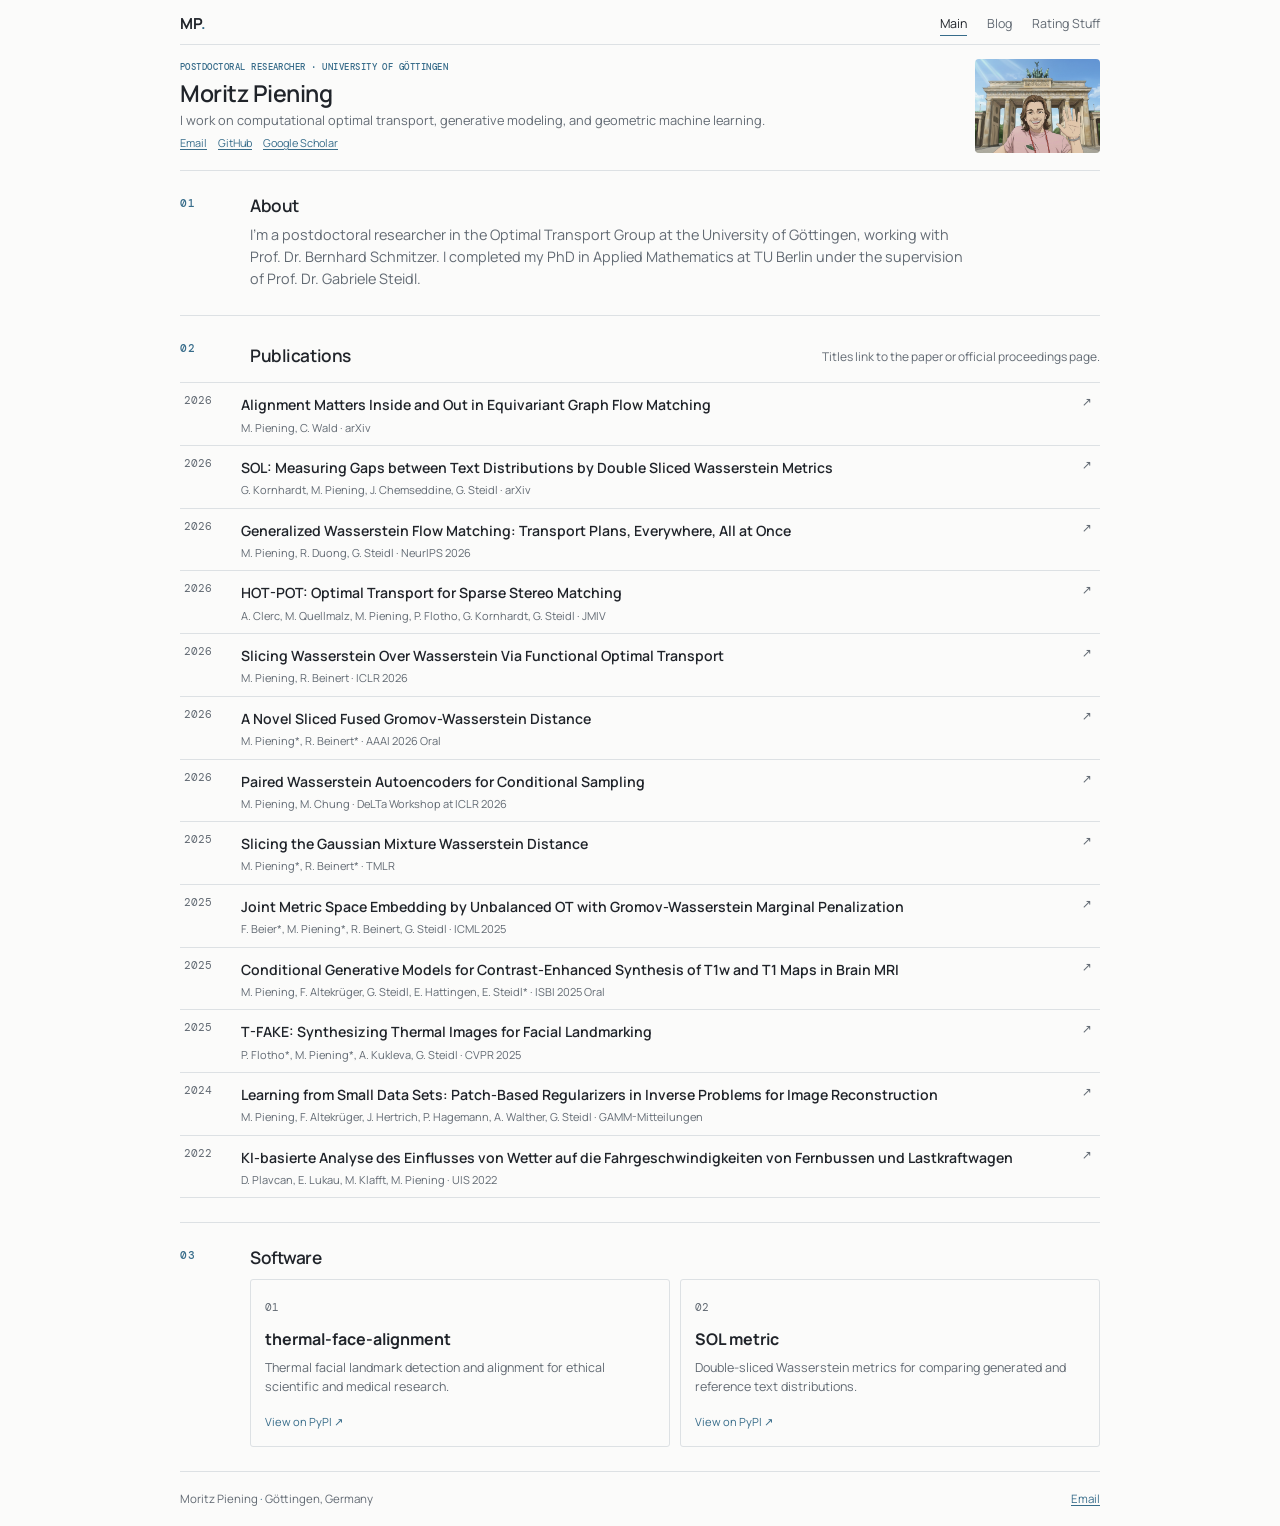
<file: index.html>
<!doctype html>
<html lang="en">
  <head>
    <meta charset="utf-8" />
    <meta name="viewport" content="width=device-width, initial-scale=1" />
    <meta name="description" content="Moritz Piening — research in computational optimal transport, generative modeling, and geometric machine learning." />
    <title>Moritz Piening</title>
    <link rel="preconnect" href="https://fonts.googleapis.com" />
    <link rel="preconnect" href="https://fonts.gstatic.com" crossorigin />
    <link href="https://fonts.googleapis.com/css2?family=DM+Mono:wght@400;500&amp;family=Manrope:wght@400;500;600;700&amp;display=swap" rel="stylesheet" />
    <link rel="stylesheet" href="styles.css" />
  </head>
  <body>
    <header class="site-header">
      <a class="wordmark" href="index.html" aria-label="Moritz Piening, home">MP<span>.</span></a>
      <nav class="tabs" aria-label="Primary navigation">
        <a href="index.html" aria-current="page">Main</a>
        <a href="blog.html">Blog</a>
        <a href="ratings.html">Rating Stuff</a>
      </nav>
    </header>

    <main>
      <section class="hero shell">
        <div class="hero-copy">
          <p class="eyebrow">Postdoctoral researcher · University of Göttingen</p>
          <h1>Moritz Piening</h1>
          <p class="intro">I work on computational optimal transport, generative modeling, and geometric machine learning.</p>
          <div class="contact-row" aria-label="Contact and profiles">
            <a href="mailto:moritz.piening@uni-goettingen.de">Email</a>
            <a href="https://github.com/MoePien">GitHub</a>
            <a href="https://scholar.google.de/citations?user=2TTrhm0AAAAJ&amp;hl=de&amp;oi=ao">Google Scholar</a>
          </div>
        </div>
        <figure class="portrait-wrap">
          <img src="anime_mo.jpg" alt="Illustration of Moritz Piening waving in front of the Brandenburg Gate" />
        </figure>
      </section>

      <section class="about shell section-grid" aria-labelledby="about-title">
        <p class="section-number">01</p>
        <div>
          <h2 id="about-title">About</h2>
          <p class="body-large">I’m a postdoctoral researcher in the Optimal Transport Group at the University of Göttingen, working with Prof. Dr. Bernhard Schmitzer. I completed my PhD in Applied Mathematics at TU Berlin under the supervision of Prof. Dr. Gabriele Steidl.</p>
        </div>
      </section>

      <section class="publications shell" aria-labelledby="publications-title">
        <div class="section-heading">
          <p class="section-number">02</p>
          <h2 id="publications-title">Publications</h2>
          <p>Titles link to the paper or official proceedings page.</p>
        </div>
        <ol class="paper-list">
          <li class="paper"><span class="paper-year">2026</span><div><a href="https://arxiv.org/abs/2608.26961">Alignment Matters Inside and Out in Equivariant Graph Flow Matching</a><p>M. Piening, C. Wald · arXiv</p></div><span class="paper-arrow" aria-hidden="true">↗</span></li>
          <li class="paper"><span class="paper-year">2026</span><div><a href="https://arxiv.org/abs/2610.06513">SOL: Measuring Gaps between Text Distributions by Double Sliced Wasserstein Metrics</a><p>G. Kornhardt, M. Piening, J. Chemseddine, G. Steidl · arXiv</p></div><span class="paper-arrow" aria-hidden="true">↗</span></li>
          <li class="paper featured-paper"><span class="paper-year">2026</span><div><a href="https://arxiv.org/abs/2605.08424">Generalized Wasserstein Flow Matching: Transport Plans, Everywhere, All at Once</a><p>M. Piening, R. Duong, G. Steidl · NeurIPS 2026</p></div><span class="paper-arrow" aria-hidden="true">↗</span></li>
          <li class="paper"><span class="paper-year">2026</span><div><a href="https://arxiv.org/abs/2601.12423">HOT-POT: Optimal Transport for Sparse Stereo Matching</a><p>A. Clerc, M. Quellmalz, M. Piening, P. Flotho, G. Kornhardt, G. Steidl · JMIV</p></div><span class="paper-arrow" aria-hidden="true">↗</span></li>
          <li class="paper"><span class="paper-year">2026</span><div><a href="https://arxiv.org/abs/2509.22138">Slicing Wasserstein Over Wasserstein Via Functional Optimal Transport</a><p>M. Piening, R. Beinert · ICLR 2026</p></div><span class="paper-arrow" aria-hidden="true">↗</span></li>
          <li class="paper"><span class="paper-year">2026</span><div><a href="https://ojs.aaai.org/index.php/AAAI/article/view/39669">A Novel Sliced Fused Gromov-Wasserstein Distance</a><p>M. Piening*, R. Beinert* · AAAI 2026 Oral</p></div><span class="paper-arrow" aria-hidden="true">↗</span></li>
          <li class="paper"><span class="paper-year">2026</span><div><a href="https://openreview.net/forum?id=SeLMAGNRcF">Paired Wasserstein Autoencoders for Conditional Sampling</a><p>M. Piening, M. Chung · DeLTa Workshop at ICLR 2026</p></div><span class="paper-arrow" aria-hidden="true">↗</span></li>
          <li class="paper"><span class="paper-year">2025</span><div><a href="https://openreview.net/forum?id=yPBtJ4JPwi">Slicing the Gaussian Mixture Wasserstein Distance</a><p>M. Piening*, R. Beinert* · TMLR</p></div><span class="paper-arrow" aria-hidden="true">↗</span></li>
          <li class="paper"><span class="paper-year">2025</span><div><a href="https://proceedings.mlr.press/v267/beier25a.html">Joint Metric Space Embedding by Unbalanced OT with Gromov-Wasserstein Marginal Penalization</a><p>F. Beier*, M. Piening*, R. Beinert, G. Steidl · ICML 2025</p></div><span class="paper-arrow" aria-hidden="true">↗</span></li>
          <li class="paper"><span class="paper-year">2025</span><div><a href="https://arxiv.org/abs/2410.08894">Conditional Generative Models for Contrast-Enhanced Synthesis of T1w and T1 Maps in Brain MRI</a><p>M. Piening, F. Altekrüger, G. Steidl, E. Hattingen, E. Steidl* · ISBI 2025 Oral</p></div><span class="paper-arrow" aria-hidden="true">↗</span></li>
          <li class="paper"><span class="paper-year">2025</span><div><a href="https://openaccess.thecvf.com/content/CVPR2025/html/Flotho_T-FAKE_Synthesizing_Thermal_Images_for_Facial_Landmarking_CVPR_2025_paper.html">T-FAKE: Synthesizing Thermal Images for Facial Landmarking</a><p>P. Flotho*, M. Piening*, A. Kukleva, G. Steidl · CVPR 2025</p></div><span class="paper-arrow" aria-hidden="true">↗</span></li>
          <li class="paper"><span class="paper-year">2024</span><div><a href="https://doi.org/10.1002/gamm.202470002">Learning from Small Data Sets: Patch-Based Regularizers in Inverse Problems for Image Reconstruction</a><p>M. Piening, F. Altekrüger, J. Hertrich, P. Hagemann, A. Walther, G. Steidl · GAMM-Mitteilungen</p></div><span class="paper-arrow" aria-hidden="true">↗</span></li>
          <li class="paper"><span class="paper-year">2022</span><div><a href="https://doi.org/10.1007/978-3-658-39796-8_3">KI-basierte Analyse des Einflusses von Wetter auf die Fahrgeschwindigkeiten von Fernbussen und Lastkraftwagen</a><p>D. Plavcan, E. Lukau, M. Klafft, M. Piening · UIS 2022</p></div><span class="paper-arrow" aria-hidden="true">↗</span></li>
        </ol>
      </section>

      <section class="software shell section-grid" aria-labelledby="software-title">
        <p class="section-number">03</p>
        <div>
          <h2 id="software-title">Software</h2>
          <div class="software-grid">
            <a class="software-card" href="https://pypi.org/project/thermal-face-alignment/"><span class="software-index">01</span><h3>thermal-face-alignment</h3><p>Thermal facial landmark detection and alignment for ethical scientific and medical research.</p><span>View on PyPI ↗</span></a>
            <a class="software-card" href="https://pypi.org/project/sol-metric/"><span class="software-index">02</span><h3>SOL metric</h3><p>Double-sliced Wasserstein metrics for comparing generated and reference text distributions.</p><span>View on PyPI ↗</span></a>
          </div>
        </div>
      </section>
    </main>

    <footer class="site-footer shell"><p>Moritz Piening <span>·</span> Göttingen, Germany</p><a href="mailto:moritz.piening@uni-goettingen.de">Email</a></footer>
  </body>
</html>
</file>
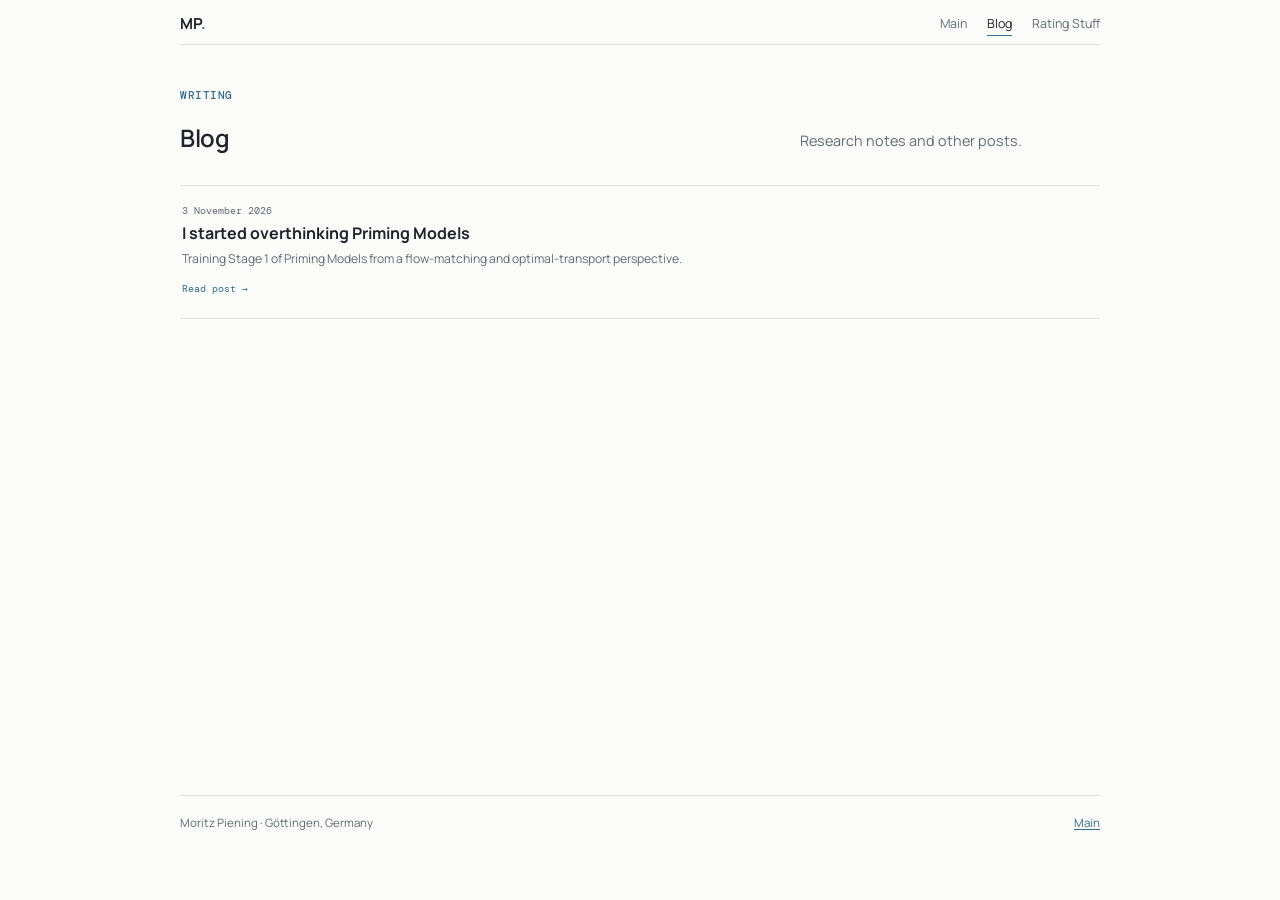
<file: blog.html>
<!doctype html>
<html lang="en">
  <head>
    <meta charset="utf-8" />
    <meta name="viewport" content="width=device-width, initial-scale=1" />
    <meta name="description" content="Notes and writing by Moritz Piening." />
    <title>Blog · Moritz Piening</title>
    <link rel="preconnect" href="https://fonts.googleapis.com" />
    <link rel="preconnect" href="https://fonts.gstatic.com" crossorigin />
    <link href="https://fonts.googleapis.com/css2?family=DM+Mono:wght@400;500&amp;family=Manrope:wght@400;500;600;700&amp;display=swap" rel="stylesheet" />
    <link rel="stylesheet" href="styles.css" />
  </head>
  <body>
    <header class="site-header">
      <a class="wordmark" href="index.html" aria-label="Moritz Piening, home">MP<span>.</span></a>
      <nav class="tabs" aria-label="Primary navigation"><a href="index.html">Main</a><a href="blog.html" aria-current="page">Blog</a><a href="ratings.html">Rating Stuff</a></nav>
    </header>
    <main class="subpage shell">
      <section class="page-intro">
        <p class="eyebrow">Writing</p>
        <h1>Blog</h1>
        <p>Research notes and other posts.</p>
      </section>
      <section class="blog-list" aria-label="Posts">
        <a class="blog-entry" href="blog/better-priming/">
          <p class="blog-entry-meta">3 November 2026</p>
          <h2>I started overthinking Priming Models</h2>
          <p>Training Stage 1 of Priming Models from a flow-matching and optimal-transport perspective.</p>
          <span class="blog-entry-link">Read post →</span>
        </a>
      </section>
    </main>
    <footer class="site-footer shell compact-footer"><p>Moritz Piening <span>·</span> Göttingen, Germany</p><a href="index.html">Main</a></footer>
  </body>
</html>
</file>
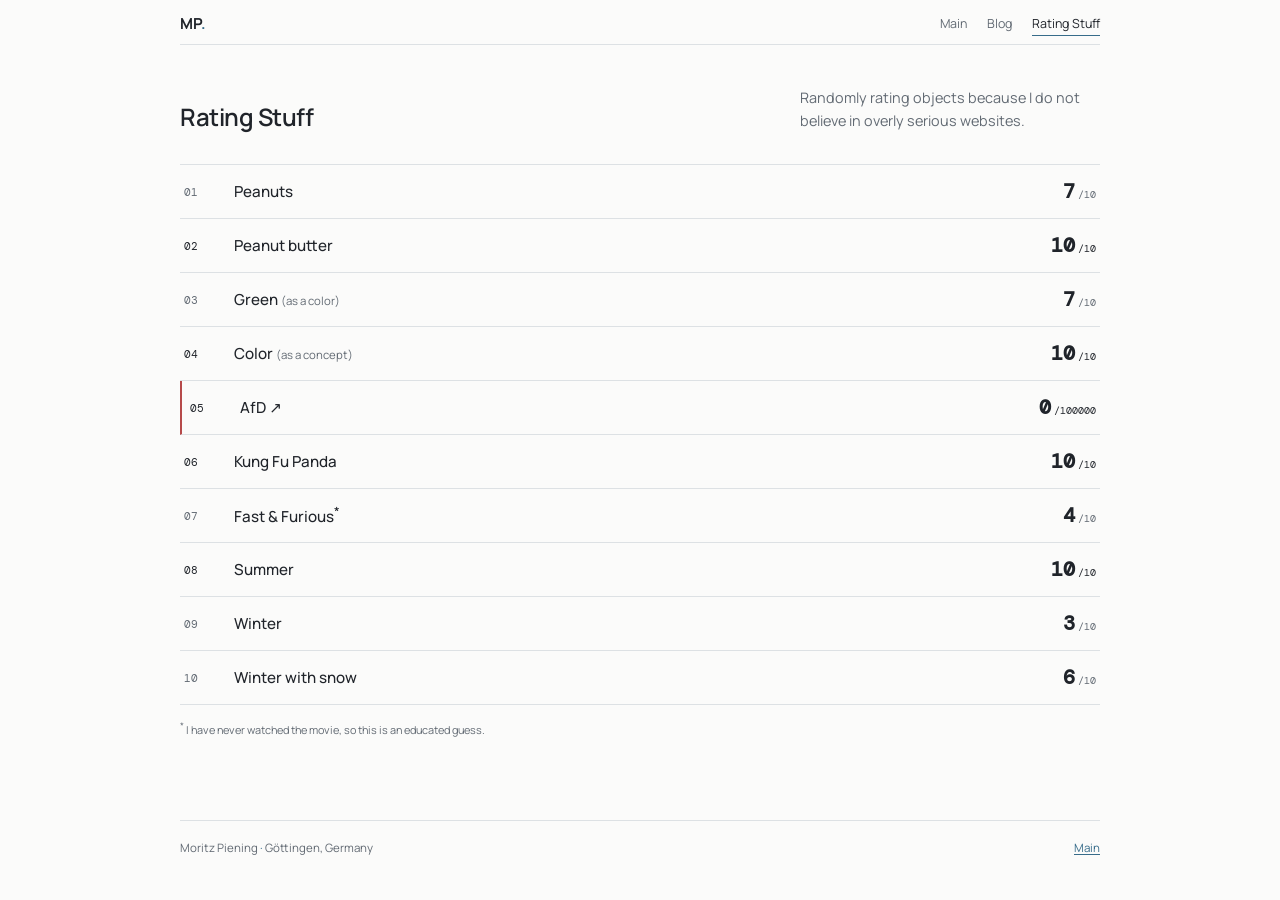
<file: ratings.html>
<!doctype html>
<html lang="en">
  <head>
    <meta charset="utf-8" />
    <meta name="viewport" content="width=device-width, initial-scale=1" />
    <meta name="description" content="Moritz Piening rates things with unnecessary confidence." />
    <title>Rating Stuff · Moritz Piening</title>
    <link rel="preconnect" href="https://fonts.googleapis.com" />
    <link rel="preconnect" href="https://fonts.gstatic.com" crossorigin />
    <link href="https://fonts.googleapis.com/css2?family=DM+Mono:wght@400;500&amp;family=Manrope:wght@400;500;600;700&amp;display=swap" rel="stylesheet" />
    <link rel="stylesheet" href="styles.css" />
  </head>
  <body>
    <header class="site-header">
      <a class="wordmark" href="index.html" aria-label="Moritz Piening, home">MP<span>.</span></a>
      <nav class="tabs" aria-label="Primary navigation"><a href="index.html">Main</a><a href="blog.html">Blog</a><a href="ratings.html" aria-current="page">Rating Stuff</a></nav>
    </header>
    <main class="subpage shell">
      <section class="page-intro ratings-intro">
        <h1>Rating Stuff</h1>
        <p>Randomly rating objects because I do not believe in overly serious websites.</p>
      </section>
      <section class="ratings-list" aria-label="Ratings">
        <article class="rating-row"><span class="rating-number">01</span><h2>Peanuts</h2><div class="rating-score"><strong>7</strong><span>/10</span></div></article>
        <article class="rating-row top-rated"><span class="rating-number">02</span><h2>Peanut butter</h2><div class="rating-score"><strong>10</strong><span>/10</span></div></article>
        <article class="rating-row"><span class="rating-number">03</span><h2>Green <small>(as a color)</small></h2><div class="rating-score"><strong>7</strong><span>/10</span></div></article>
        <article class="rating-row top-rated"><span class="rating-number">04</span><h2>Color <small>(as a concept)</small></h2><div class="rating-score"><strong>10</strong><span>/10</span></div></article>
        <article class="rating-row critical-rating"><span class="rating-number">05</span><h2><a href="https://afd-verbot.de/">AfD ↗</a></h2><div class="rating-score"><strong>0</strong><span>/100000</span></div></article>
        <article class="rating-row top-rated"><span class="rating-number">06</span><h2>Kung Fu Panda</h2><div class="rating-score"><strong>10</strong><span>/10</span></div></article>
        <article class="rating-row"><span class="rating-number">07</span><h2>Fast &amp; Furious<sup>*</sup></h2><div class="rating-score"><strong>4</strong><span>/10</span></div></article>
        <article class="rating-row top-rated"><span class="rating-number">08</span><h2>Summer</h2><div class="rating-score"><strong>10</strong><span>/10</span></div></article>
        <article class="rating-row"><span class="rating-number">09</span><h2>Winter</h2><div class="rating-score"><strong>3</strong><span>/10</span></div></article>
        <article class="rating-row"><span class="rating-number">10</span><h2>Winter with snow</h2><div class="rating-score"><strong>6</strong><span>/10</span></div></article>
      </section>
      <p class="rating-footnote"><sup>*</sup> I have never watched the movie, so this is an educated guess.</p>
    </main>
    <footer class="site-footer shell"><p>Moritz Piening <span>·</span> Göttingen, Germany</p><a href="index.html">Main</a></footer>
  </body>
</html>
</file>
<file: styles.css>
:root {
  --text: #20242a;
  --muted: #626a73;
  --accent: #376c8a;
  --background: #fbfbfa;
  --line: #dde1e4;
  --width: min(920px, calc(100% - 36px));
}

* { box-sizing: border-box; }
html { scroll-behavior: smooth; }
body {
  margin: 0;
  color: var(--text);
  background: var(--background);
  font-family: "Manrope", system-ui, sans-serif;
  font-size: 15px;
  line-height: 1.55;
}
a { color: var(--accent); text-underline-offset: 2px; }
a:hover { color: #244f68; }
a:focus-visible { outline: 2px solid var(--accent); outline-offset: 3px; }
.shell { width: var(--width); margin-inline: auto; }

.site-header {
  display: flex;
  align-items: center;
  justify-content: space-between;
  width: var(--width);
  margin: 0 auto;
  padding: 12px 0 8px;
  border-bottom: 1px solid var(--line);
}
.wordmark { color: var(--text); font-size: .95rem; font-weight: 700; text-decoration: none; }
.wordmark span { color: var(--accent); }
.tabs { display: flex; gap: 20px; }
.tabs a { padding: 2px 0; color: var(--muted); font-size: .78rem; text-decoration: none; }
.tabs a:hover, .tabs a[aria-current="page"] { color: var(--text); border-bottom: 1px solid var(--accent); }

.hero {
  display: grid;
  grid-template-columns: 1fr 125px;
  gap: 18px;
  align-items: center;
  padding: 14px 0 17px;
}
.eyebrow, .section-number {
  margin: 0 0 10px;
  color: var(--accent);
  font-family: "DM Mono", monospace;
  font-size: .67rem;
  font-weight: 500;
  text-transform: uppercase;
  letter-spacing: .05em;
}
.hero h1, .page-intro h1 {
  margin: 0;
  font-size: 1.45rem;
  font-weight: 600;
  line-height: 1.2;
  letter-spacing: -.02em;
}
.hero .eyebrow { margin-bottom: 5px; font-size: .59rem; }
.hero h1 { font-size: 1.45rem; }
.intro { max-width: 600px; margin: 4px 0 6px; color: var(--muted); font-size: .8rem; line-height: 1.35; }
.contact-row { display: flex; flex-wrap: wrap; gap: 11px; }
.contact-row a { font-size: .68rem; }
.portrait-wrap { width: 125px; margin: 0; }
.portrait-wrap img { display: block; width: 100%; aspect-ratio: 4 / 3; border-radius: 4px; object-fit: cover; }

.section-grid {
  display: grid;
  grid-template-columns: 52px 1fr;
  gap: 18px;
  padding: 24px 0;
  border-top: 1px solid var(--line);
}
.section-grid h2, .section-heading h2, .empty-state h2 {
  margin: 0;
  font-size: 1.08rem;
  font-weight: 600;
  line-height: 1.25;
  letter-spacing: -.025em;
}
.body-large { max-width: 720px; margin: 7px 0 0; color: var(--muted); font-size: .9rem; }

.publications { padding: 24px 0; border-top: 1px solid var(--line); }
.section-heading {
  display: grid;
  grid-template-columns: 52px 1fr auto;
  gap: 18px;
  align-items: end;
  margin-bottom: 16px;
}
.section-heading .section-number { align-self: start; }
.section-heading > p:last-child { margin: 0; color: var(--muted); font-size: .75rem; }
.paper-list { margin: 0; padding: 0; border-top: 1px solid var(--line); list-style: none; }
.paper {
  display: grid;
  grid-template-columns: 45px 1fr 14px;
  gap: 12px;
  padding: 10px 4px;
  border-bottom: 1px solid var(--line);
}
.paper:hover { background: #f5f6f6; }
.paper-year, .software-index, .rating-number { color: var(--muted); font: .67rem "DM Mono", monospace; }
.paper a { color: var(--text); font-size: .88rem; font-weight: 600; line-height: 1.35; text-decoration: none; }
.paper a:hover { color: var(--accent); text-decoration: underline; }
.paper p { margin: 3px 0 0; color: var(--muted); font-size: .69rem; line-height: 1.4; }
.paper-arrow { color: var(--muted); font-size: .75rem; }
.featured-paper { color: inherit; background: transparent; }
.featured-paper .paper-year, .featured-paper p { color: var(--muted); }

.software-grid { display: grid; grid-template-columns: 1fr 1fr; gap: 10px; margin-top: 10px; }
.software-card { display: block; padding: 14px; border: 1px solid var(--line); border-radius: 3px; color: var(--text); text-decoration: none; }
.software-card:hover { border-color: #b9c1c6; background: #f7f8f8; }
.software-card h3 { margin: 10px 0 6px; font-size: 1rem; }
.software-card p { margin: 0 0 12px; color: var(--muted); font-size: .78rem; }
.software-card > span:last-child { color: var(--accent); font-size: .7rem; }

.site-footer {
  display: flex;
  justify-content: space-between;
  padding: 18px 0;
  border-top: 1px solid var(--line);
  color: var(--muted);
  font-size: .72rem;
}
.site-footer p { margin: 0; }
.site-footer span { color: var(--accent); }

.subpage { min-height: calc(100vh - 125px); padding: 42px 0 60px; }
.page-intro {
  display: grid;
  grid-template-columns: 1fr 300px;
  gap: 30px;
  align-items: end;
  padding-bottom: 32px;
}
.page-intro .eyebrow { grid-column: 1 / -1; margin-bottom: -10px; }
.page-intro h1 { font-size: 1.5rem; }
.page-intro > p:last-child { margin: 0; color: var(--muted); font-size: .9rem; }
.empty-state { padding: 28px; border: 1px solid var(--line); }
.empty-state h2 { font-size: 1rem; font-weight: 500; }
.blog-list { border-top: 1px solid var(--line); }
.blog-entry { display: block; padding: 18px 2px 20px; border-bottom: 1px solid var(--line); color: inherit; text-decoration: none; }
.blog-entry:hover h2 { color: var(--accent); }
.blog-entry-meta { margin: 0 0 6px; color: var(--muted); font: .62rem "DM Mono", monospace; }
.blog-entry h2 { margin: 0; font-size: 1rem; line-height: 1.35; transition: color .15s ease; }
.blog-entry > p:not(.blog-entry-meta) { max-width: 610px; margin: 6px 0; color: var(--muted); font-size: .76rem; }
.blog-entry-link { color: var(--accent); font: .62rem "DM Mono", monospace; }
.compact-footer { margin-top: -25px; }

.ratings-list { border-top: 1px solid var(--line); }
.rating-row {
  display: grid;
  grid-template-columns: 38px 1fr auto;
  gap: 12px;
  align-items: center;
  min-height: 54px;
  padding: 8px 4px;
  border-bottom: 1px solid var(--line);
}
.rating-row h2 { margin: 0; font-size: .95rem; font-weight: 500; }
.rating-row h2 small { color: var(--muted); font-size: .75em; font-weight: 400; }
.rating-row h2 a { color: inherit; text-decoration: none; }
.rating-score { display: flex; align-items: baseline; min-width: 78px; justify-content: flex-end; color: var(--muted); font-family: "DM Mono", monospace; }
.rating-score strong { color: var(--text); font-size: 1.25rem; font-weight: 600; }
.rating-score span { margin-left: 3px; font-size: .65rem; }
.top-rated, .critical-rating { color: inherit; background: transparent; }
.top-rated .rating-number, .top-rated .rating-score, .top-rated .rating-score strong,
.critical-rating .rating-number, .critical-rating .rating-score, .critical-rating .rating-score strong { color: inherit; }
.critical-rating { border-left: 2px solid #b64a4a; padding-left: 8px; }
.rating-footnote { margin: 14px 0 0; color: var(--muted); font-size: .68rem; }

/* Blog posts */
.post-shell { max-width: 820px; padding: 32px 0 56px; }
.post-header { max-width: 720px; padding-bottom: 22px; border-bottom: 1px solid var(--line); }
.post-topline { margin: 0 0 8px; color: var(--accent); font: .64rem "DM Mono", monospace; text-transform: uppercase; letter-spacing: .04em; }
.post-header h1 { max-width: 700px; margin: 0; font-size: clamp(1.65rem, 4vw, 2.35rem); line-height: 1.15; letter-spacing: -.035em; }
.post-deck { max-width: 650px; margin: 10px 0 0; color: var(--muted); font-size: .94rem; }
.post-meta { margin: 13px 0 0; color: var(--muted); font: .65rem "DM Mono", monospace; }
.draft-badge { display: inline-block; margin-right: 8px; padding: 2px 6px; border: 1px solid #c6a94c; border-radius: 2px; color: #705d19; background: #fffbea; text-transform: uppercase; }
.post-body { color: #30353a; font-size: .91rem; line-height: 1.68; }
.post-body > :first-child { margin-top: 0; }
.post-body h2 { margin: 34px 0 10px; padding-top: 6px; border-top: 1px solid var(--line); color: var(--text); font-size: 1.25rem; line-height: 1.3; }
.post-body h3 { margin: 25px 0 8px; color: var(--text); font-size: 1rem; }
.post-body p { margin: 10px 0; }
.post-body ul, .post-body ol { padding-left: 22px; }
.post-body li { margin: 5px 0; }
.post-body blockquote { margin: 15px 0; padding: 9px 13px; border-left: 3px solid #aebdc6; color: var(--muted); background: #f6f8f9; }
.post-body blockquote p { margin: 0; }
.post-body .post-disclaimer { margin: 22px 0 0; padding: 11px 13px; border: 1px solid var(--line); border-left: 3px solid #aebdc6; border-radius: 3px; color: var(--muted); background: #f6f8f9; font-size: .72rem; line-height: 1.55; }
.post-body .post-disclaimer strong { color: var(--text); }
.post-body table { display: block; width: 100%; margin: 14px 0 21px; overflow-x: auto; border-collapse: collapse; font-size: .72rem; white-space: nowrap; }
.post-body th, .post-body td { padding: 7px 9px; border-bottom: 1px solid var(--line); text-align: right; }
.post-body th { color: var(--text); background: #f3f5f6; font-weight: 600; }
.post-body th:first-child, .post-body td:first-child { position: sticky; left: 0; z-index: 1; text-align: left; background: var(--background); }
.post-body th:first-child { background: #f3f5f6; }
.post-body .table-with-note { display: grid; grid-template-columns: minmax(0, 1fr) 155px; gap: 12px; align-items: start; margin: 14px 0 21px; }
.post-body .table-scroll { min-width: 0; overflow-x: auto; }
.post-body .table-with-note table { display: table; margin: 0; overflow: visible; }
.post-body .table-note { align-self: end; margin: 0 0 2px; color: var(--muted); font: .6rem/1.45 "DM Mono", monospace; text-align: right; }
.post-body code { padding: 1px 4px; border-radius: 2px; background: #eef1f2; font-size: .85em; }
.post-body pre { overflow-x: auto; padding: 12px; border: 1px solid var(--line); border-radius: 3px; background: #f5f6f6; }
.post-body pre code { padding: 0; background: transparent; }
.post-body mjx-container[display="true"] { overflow-x: auto; overflow-y: hidden; padding: 3px 0; }
.post-body img { display: block; max-width: 100%; height: auto; margin: 18px auto; }
.post-body figure { min-width: 0; margin: 18px 0; }
.post-body .figure-compact { max-width: 590px; margin-right: auto; margin-left: auto; }
.post-body figure img { margin: 0 auto; }
.post-body figcaption { margin-top: 6px; color: var(--muted); font: .64rem "DM Mono", monospace; text-align: center; }
.post-body .figure-row { display: grid; gap: 16px; align-items: start; margin: 18px 0 24px; }
.post-body .figure-row figure { margin: 0; }
.post-body .figure-row--samples { grid-template-columns: repeat(3, minmax(0, 1fr)); }

@media (max-width: 640px) {
  :root { --width: min(100% - 24px, 560px); }
  body { font-size: 14px; }
  .site-header { padding: 9px 0 6px; }
  .wordmark { font-size: .85rem; }
  .tabs { gap: 13px; }
  .tabs a { font-size: .68rem; }
  .hero { grid-template-columns: 1fr 56px; gap: 10px; padding: 11px 0 14px; }
  .hero h1 { font-size: 1.3rem; }
  .eyebrow, .section-number { font-size: .57rem; }
  .hero .eyebrow { margin-bottom: 4px; font-size: .52rem; line-height: 1.35; }
  .intro { margin: 3px 0 5px; font-size: .71rem; line-height: 1.34; }
  .contact-row { gap: 8px; }
  .contact-row a { font-size: .62rem; }
  .portrait-wrap { width: 56px; align-self: start; }
  .portrait-wrap img { aspect-ratio: 1 / 1; }
  .section-grid { grid-template-columns: 1fr; gap: 2px; padding: 19px 0; }
  .section-grid h2, .section-heading h2 { font-size: 1.04rem; }
  .body-large { margin-top: 5px; font-size: .82rem; }
  .publications { padding: 19px 0; }
  .section-heading { grid-template-columns: 1fr; gap: 2px; margin-bottom: 12px; }
  .section-heading > p:last-child { margin-top: 2px; }
  .paper { grid-template-columns: 34px 1fr 10px; gap: 7px; padding: 8px 2px; }
  .paper a { font-size: .79rem; }
  .paper p { font-size: .62rem; }
  .software-grid { grid-template-columns: 1fr; gap: 8px; margin-top: 12px; }
  .software-card { padding: 13px; }
  .software-card h3 { margin-top: 7px; }
  .site-footer { gap: 8px; padding: 18px 0; }
  .subpage { padding: 30px 0 45px; }
  .page-intro { grid-template-columns: 1fr; gap: 8px; padding-bottom: 24px; }
  .page-intro .eyebrow { grid-column: auto; margin-bottom: 0; }
  .page-intro h1 { font-size: 1.4rem; }
  .page-intro > p:last-child { font-size: .82rem; }
  .empty-state { padding: 20px; }
  .blog-entry { padding: 15px 2px 17px; }
  .blog-entry h2 { font-size: .9rem; }
  .rating-row { grid-template-columns: 27px 1fr auto; gap: 7px; min-height: 47px; padding: 6px 2px; }
  .rating-row h2 { font-size: .84rem; }
  .rating-score { min-width: 61px; }
  .rating-score strong { font-size: 1rem; }
  .rating-score span { font-size: .58rem; }
  .post-shell { padding: 24px 0 40px; }
  .post-header { padding-bottom: 17px; }
  .post-header h1 { font-size: 1.55rem; }
  .post-deck { font-size: .83rem; }
  .post-body { font-size: .83rem; line-height: 1.62; }
  .post-body h2 { margin-top: 27px; font-size: 1.08rem; }
  .post-body h3 { font-size: .92rem; }
  .post-body table { font-size: .66rem; }
  .post-body .table-with-note { grid-template-columns: minmax(0, 1fr) 110px; gap: 8px; }
  .post-body .table-note { font-size: .52rem; }
  .post-body .figure-row { grid-template-columns: 1fr; gap: 18px; }
}

@media (prefers-reduced-motion: reduce) {
  html { scroll-behavior: auto; }
}
</file>
